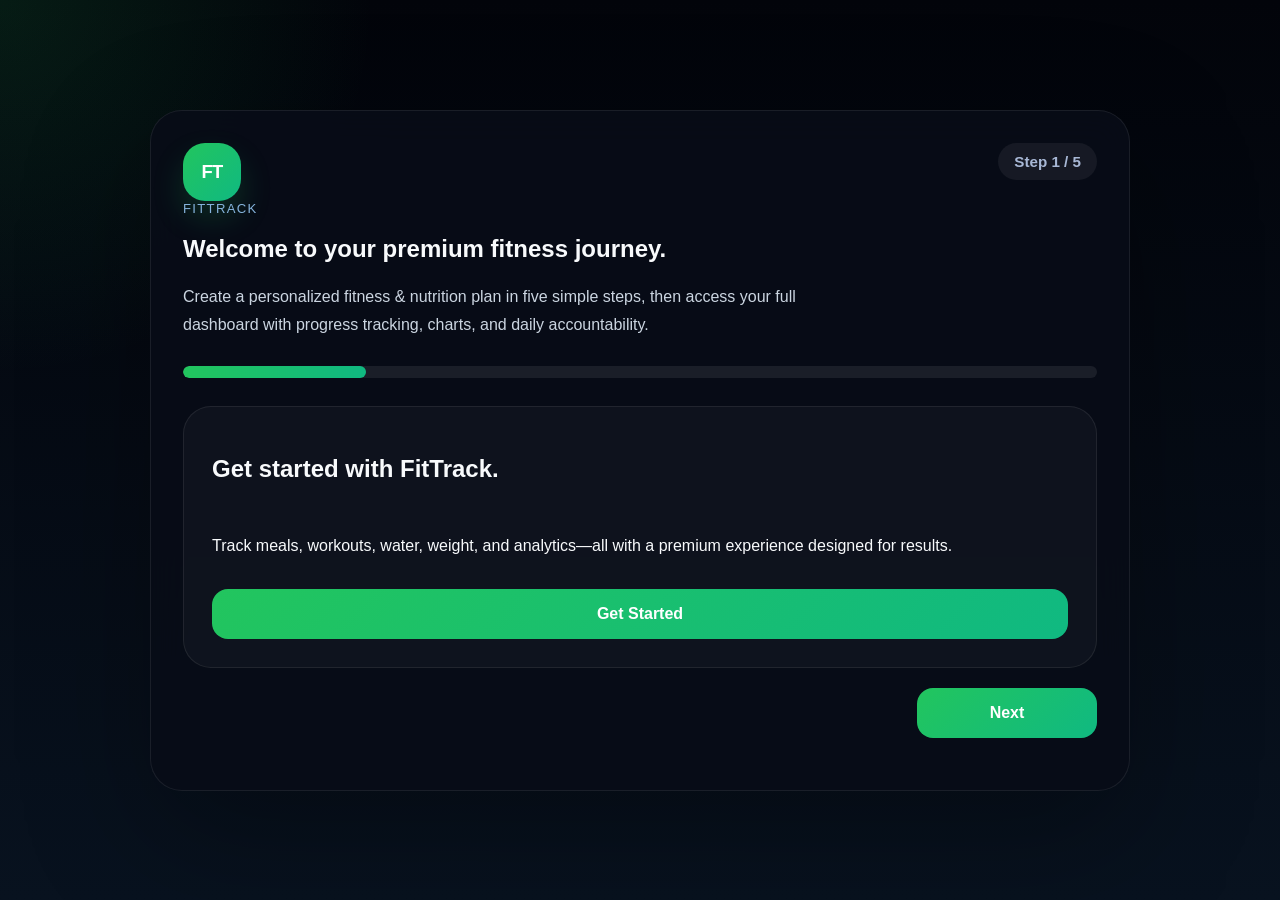
<file: info.index.html>
﻿<!DOCTYPE html>
<html lang="en">
<head>
    <meta charset="UTF-8">
    <meta name="viewport" content="width=device-width, initial-scale=1.0">
    <title>FitTrack Onboarding</title>
    <link rel="stylesheet" href="./tracker.design.css">
</head>
<body class="theme-dark">
    <main class="onboarding-shell">
        <section class="onboarding-card">
            <div class="wizard-header">
                <div>
                    <span class="brand-mark">FT</span>
                    <div>
                        <p class="eyebrow">FitTrack</p>
                        <h1>Welcome to your premium fitness journey.</h1>
                        <p class="header-copy">Create a personalized fitness & nutrition plan in five simple steps, then access your full dashboard with progress tracking, charts, and daily accountability.</p>
                    </div>
                </div>
                <div class="wizard-badge">Step <span id="step-count">1</span> / 5</div>
            </div>

            <div class="wizard-progress-bar" aria-hidden="true">
                <div class="wizard-progress-fill" id="progress-fill"></div>
            </div>

            <form class="onboarding-form" id="onboarding-form" novalidate>
                <section class="onboarding-step active-step" data-step="0">
                    <div class="hero-step">
                        <h2>Get started with FitTrack.</h2>
                        <p>Track meals, workouts, water, weight, and analytics—all with a premium experience designed for results.</p>
                        <button type="button" class="primary-button" id="start-button">Get Started</button>
                    </div>
                </section>

                <section class="onboarding-step hidden-step" data-step="1">
                    <div class="step-title">Personal Information</div>
                    <div class="form-grid">
                        <label>Full name<input type="text" id="name" required placeholder="e.g. Taylor Lee"></label>
                        <label>Age<input type="number" id="age" min="10" max="120" required placeholder="e.g. 29"></label>
                        <label>Gender<select id="gender"><option value="prefer not to say">Prefer not to say</option><option value="male">Male</option><option value="female">Female</option></select></label>
                        <label>Activity level<select id="activity"><option value="sedentary">Sedentary</option><option value="light">Lightly active</option><option value="moderate">Moderately active</option><option value="active">Very active</option><option value="athlete">Athlete</option></select></label>
                    </div>
                    <div class="form-grid">
                        <label>Unit system<select id="unit-system"><option value="metric">Metric</option><option value="imperial">Imperial</option></select></label>
                        <div class="height-group">
                            <label id="height-label">Height (cm)<input type="number" id="height" min="50" placeholder="170"></label>
                            <div class="imperial-height hidden" id="imperial-height-fields">
                                <label>Feet<input type="number" id="height-ft" min="3" max="7" placeholder="5"></label>
                                <label>Inches<input type="number" id="height-in" min="0" max="11" placeholder="10"></label>
                            </div>
                        </div>
                        <label id="weight-label">Current weight<input type="number" id="weight" min="30" step="0.1" required placeholder="72.5"></label>
                        <label id="goal-weight-label">Goal weight<input type="number" id="goal-weight" min="30" step="0.1" required placeholder="68.0"></label>
                    </div>
                </section>

                <section class="onboarding-step hidden-step" data-step="2">
                    <div class="step-title">Fitness Goals</div>
                    <div class="form-grid">
                        <label>Goal type<select id="goal-type"><option value="lose">Lose weight</option><option value="maintain">Maintain weight</option><option value="gain">Gain weight</option><option value="build">Build muscle</option><option value="improve">Improve fitness</option></select></label>
                        <label>Weekly target<input type="number" id="weekly-goal" min="0" max="5" step="0.1" required placeholder="0.5"></label>
                        <label>Workout days / week<input type="number" id="workout-days" min="1" max="7" required placeholder="4"></label>
                    </div>
                    <div class="goal-summary card-glass">
                        <p class="goal-label">Your goal</p>
                        <strong id="goal-summary-text">Lose weight with 4 workouts per week.</strong>
                    </div>
                </section>

                <section class="onboarding-step hidden-step" data-step="3">
                    <div class="step-title">Nutrition Goals</div>
                    <p class="step-copy">We calculate a premium plan for your goals. You can edit these values before confirming.</p>
                    <div class="nutrition-grid">
                        <label>Daily calories<input type="number" id="nutrition-calories" min="1200" required></label>
                        <label>Protein goal<input type="number" id="nutrition-protein" min="50" required></label>
                        <label>Carbs goal<input type="number" id="nutrition-carbs" min="80" required></label>
                        <label>Fat goal<input type="number" id="nutrition-fats" min="20" required></label>
                        <label>Water goal<input type="number" id="nutrition-water" min="4" required></label>
                    </div>
                    <div class="nutrition-help card-glass">
                        <p>Recommended based on your profile.</p>
                        <ul>
                            <li><strong id="recommend-calories">2200</strong> kcal</li>
                            <li><strong id="recommend-protein">150</strong> g protein</li>
                            <li><strong id="recommend-carbs">275</strong> g carbs</li>
                            <li><strong id="recommend-fats">75</strong> g fats</li>
                        </ul>
                    </div>
                </section>

                <section class="onboarding-step hidden-step" data-step="4">
                    <div class="step-title">Confirm your setup</div>
                    <div class="summary-grid">
                        <article class="summary-card">
                            <p class="summary-label">Personal information</p>
                            <ul>
                                <li><strong id="summary-name"></strong></li>
                                <li><strong id="summary-age"></strong></li>
                                <li><strong id="summary-gender"></strong></li>
                                <li><strong id="summary-height"></strong></li>
                                <li><strong id="summary-weight"></strong></li>
                            </ul>
                        </article>
                        <article class="summary-card">
                            <p class="summary-label">Goals</p>
                            <ul>
                                <li><strong id="summary-target"></strong></li>
                                <li><strong id="summary-calories"></strong></li>
                                <li><strong id="summary-protein"></strong></li>
                                <li><strong id="summary-carbs"></strong></li>
                                <li><strong id="summary-fats"></strong></li>
                                <li><strong id="summary-water"></strong></li>
                            </ul>
                        </article>
                    </div>
                </section>

                <div class="button-row onboarding-actions">
                    <button type="button" class="secondary-button" id="back-button">Back</button>
                    <button type="button" class="primary-button" id="next-button">Next</button>
                </div>
                <p id="wizard-status" class="status-message" aria-live="polite"></p>
            </form>
        </section>
    </main>

<script src="./dashboard-ui.js"></script>
<script type="module" src="./app.js"></script>

</body>
</html>
</file>
<file: tracker.design.css>
/* Global theme and layout */
:root {
    color-scheme: dark;
    font-family: 'Inter', 'Segoe UI', Arial, sans-serif;
    background: #070b14;
    color: #edf2f7;
}

* {
    box-sizing: border-box;
}

html, body {
    margin: 0;
    min-height: 100%;
    width: 100%;
}

body {
    background: radial-gradient(circle at top left, rgba(34, 197, 94, 0.16), transparent 26%),
                linear-gradient(180deg, #02040a 0%, #08121f 100%);
    color: #f8fafc;
}

button, input, select, textarea {
    font: inherit;
}

button {
    cursor: pointer;
}

.onboarding-shell {
    min-height: 100vh;
    display: flex;
    align-items: center;
    justify-content: center;
    padding: 24px;
    background: radial-gradient(circle at top left, rgba(34, 197, 94, 0.12), transparent 24%),
                linear-gradient(180deg, #02040a 0%, #08121f 100%);
}

.onboarding-card {
    width: min(980px, 100%);
    background: rgba(8, 12, 23, 0.92);
    border: 1px solid rgba(255,255,255,0.08);
    border-radius: 32px;
    padding: 32px;
    box-shadow: 0 40px 130px rgba(0,0,0,0.32);
    backdrop-filter: blur(18px);
}

.wizard-header {
    display: flex;
    justify-content: space-between;
    gap: 24px;
    align-items: flex-start;
    margin-bottom: 28px;
}

.wizard-header .brand-mark {
    width: 58px;
    height: 58px;
    border-radius: 22px;
    font-size: 1.15rem;
    letter-spacing: -0.04em;
}

.wizard-badge {
    padding: 10px 16px;
    background: rgba(255,255,255,0.06);
    border-radius: 999px;
    color: #a8b8d6;
    font-size: 0.95rem;
    font-weight: 600;
}

.wizard-progress-bar {
    width: 100%;
    height: 12px;
    background: rgba(255,255,255,0.08);
    border-radius: 999px;
    overflow: hidden;
    margin-bottom: 28px;
}

.wizard-progress-fill {
    width: 0;
    height: 100%;
    border-radius: inherit;
    background: linear-gradient(90deg, #22c55e 0%, #10b981 100%);
    transition: width 0.35s ease;
}

.onboarding-form {
    display: grid;
    gap: 20px;
}

.onboarding-step {
    display: grid;
    gap: 22px;
}

.hidden-step {
    display: none !important;
}

.hero-step {
    display: grid;
    gap: 18px;
    padding: 28px;
    background: rgba(255,255,255,0.03);
    border: 1px solid rgba(255,255,255,0.08);
    border-radius: 28px;
}

.step-title {
    margin: 0;
    color: #eef2ff;
    font-size: 1.4rem;
    font-weight: 700;
}

.step-copy,
.status-message {
    margin: 0;
    color: #9fb3d0;
    line-height: 1.75;
}

.form-grid,
.nutrition-grid,
.summary-grid {
    display: grid;
    gap: 18px;
    grid-template-columns: repeat(2, minmax(0, 1fr));
}

.form-grid label,
.nutrition-grid label {
    display: grid;
    gap: 10px;
    font-size: 0.95rem;
    color: #d5d7e0;
}

.form-grid input,
.nutrition-grid input,
.form-grid select,
.nutrition-grid select {
    width: 100%;
    min-height: 50px;
    padding: 14px 16px;
    border-radius: 18px;
    border: 1px solid rgba(255,255,255,0.12);
    background: rgba(255,255,255,0.04);
    color: #f8fafc;
}

.card-glass {
    background: rgba(255,255,255,0.04);
    border: 1px solid rgba(255,255,255,0.08);
    border-radius: 24px;
    padding: 20px;
}

.goal-summary,
.nutrition-help,
.summary-card {
    grid-column: span 2;
}

.goal-label,
.summary-label {
    margin: 0 0 8px;
    color: #8eb2d4;
    font-size: 0.82rem;
    text-transform: uppercase;
    letter-spacing: 0.12em;
}

.goal-summary strong,
.summary-card strong {
    display: block;
    font-size: 1.05rem;
    color: #f8fafc;
}

.nutrition-help ul {
    margin: 14px 0 0;
    padding: 0;
    list-style: none;
    display: grid;
    gap: 12px;
}

.nutrition-help li {
    color: #ccd6ee;
    font-size: 0.95rem;
}

.summary-card {
    padding: 22px;
}

.summary-card ul {
    margin: 12px 0 0;
    padding: 0;
    list-style: none;
    display: grid;
    gap: 10px;
    color: #cbd5e1;
}

.summary-card li {
    font-size: 0.95rem;
}

.button-row {
    display: flex;
    justify-content: space-between;
    gap: 16px;
    flex-wrap: wrap;
}

button.primary-button,
button.secondary-button {
    min-width: 180px;
    border: none;
    border-radius: 16px;
    padding: 16px 22px;
    font-weight: 700;
}

button.primary-button {
    background: linear-gradient(135deg, #22c55e, #10b981);
    color: #fff;
}

button.secondary-button {
    background: rgba(255,255,255,0.06);
    color: #dbeafe;
}

@media (max-width: 900px) {
    .wizard-header,
    .form-grid,
    .nutrition-grid,
    .summary-grid {
        grid-template-columns: 1fr;
    }
}

@media (max-width: 640px) {
    .onboarding-card {
        padding: 22px;
    }

    .button-row {
        flex-direction: column-reverse;
    }
}

.app-frame {
    display: grid;
    grid-template-columns: 280px minmax(0, 1fr);
    min-height: 100vh;
}

.app-sidebar {
    padding: 28px 24px;
    background: rgba(8, 12, 23, 0.98);
    border-right: 1px solid rgba(255, 255, 255, 0.05);
    display: flex;
    flex-direction: column;
    gap: 30px;
}

.brand-panel {
    display: flex;
    align-items: center;
    gap: 16px;
}

.brand-mark {
    width: 50px;
    height: 50px;
    border-radius: 18px;
    display: grid;
    place-items: center;
    color: #fff;
    font-weight: 800;
    background: linear-gradient(135deg, #22c55e 0%, #10b981 100%);
    box-shadow: 0 16px 32px rgba(34, 197, 94, 0.18);
}

.brand-name {
    margin: 0;
    font-weight: 700;
    font-size: 1.05rem;
}

.brand-subtitle {
    margin: 2px 0 0;
    color: #94a3b8;
    font-size: 0.92rem;
}

.sidebar-nav {
    display: grid;
    gap: 10px;
}

.nav-item {
    width: 100%;
    border: none;
    background: transparent;
    border-radius: 18px;
    color: #cbd5e1;
    text-align: left;
    padding: 16px 18px;
    font-size: 0.98rem;
    transition: background 0.24s ease, color 0.24s ease;
}

.nav-item:hover,
.nav-item.active {
    background: rgba(34, 197, 94, 0.14);
    color: #fff;
}

.sidebar-widget,
.sidebar-footer {
    background: rgba(255, 255, 255, 0.03);
    border: 1px solid rgba(255, 255, 255, 0.07);
    border-radius: 28px;
    padding: 22px;
}

.widget-title,
.sidebar-footer p {
    margin: 0 0 14px;
    color: #94a3b8;
    font-size: 0.75rem;
    text-transform: uppercase;
    letter-spacing: 0.1em;
}

.progress-summary {
    display: flex;
    justify-content: space-between;
    gap: 12px;
    align-items: center;
    margin-bottom: 12px;
    color: #e2e8f0;
    font-size: 0.95rem;
}

.progress-summary strong,
.sidebar-footer span {
    font-weight: 700;
    color: #fff;
}

.progress-bar.widget-bar,
.progress-bar {
    width: 100%;
    height: 10px;
    border-radius: 999px;
    background: rgba(255, 255, 255, 0.08);
    overflow: hidden;
}

.progress-bar > div,
.widget-bar > div {
    width: 0;
    height: 100%;
    background: linear-gradient(90deg, #22c55e 0%, #10b981 100%);
    border-radius: inherit;
    transition: width 0.3s ease;
}

.sidebar-footer {
    margin-top: auto;
    text-align: center;
    color: #94a3b8;
}

.sidebar-footer span {
    display: block;
    margin-top: 8px;
    color: #fff;
    font-size: 1rem;
}

.app-content {
    display: flex;
    flex-direction: column;
    gap: 24px;
    padding: 28px 32px;
}

.app-header {
    display: flex;
    justify-content: space-between;
    gap: 24px;
    align-items: flex-start;
}

.eyebrow {
    margin: 0 0 8px;
    color: #86b4de;
    font-size: 0.82rem;
    letter-spacing: 0.1em;
    text-transform: uppercase;
}

.app-header h1 {
    margin: 0 0 10px;
    font-size: clamp(2rem, 2.6vw, 2.8rem);
}

.header-copy {
    margin: 0;
    color: #cbd5e1;
    max-width: 620px;
    line-height: 1.7;
}

.header-actions {
    display: flex;
    flex-wrap: wrap;
    gap: 12px;
    align-items: center;
}

.search-field,
.search-wide {
    display: inline-flex;
    align-items: center;
    gap: 12px;
    width: 100%;
    max-width: 340px;
    padding: 14px 18px;
    border-radius: 18px;
    background: rgba(255, 255, 255, 0.05);
    border: 1px solid rgba(255, 255, 255, 0.08);
    color: #e2e8f0;
}

.search-field input,
.search-wide input {
    width: 100%;
    border: none;
    background: transparent;
    color: #f8fafc;
    outline: none;
    font-size: 1rem;
}

.icon-button,
.profile-button {
    border: none;
    border-radius: 16px;
    padding: 14px 16px;
    min-width: 54px;
    background: rgba(255, 255, 255, 0.06);
    color: #f8fafc;
}

.profile-button {
    font-weight: 700;
}

.page-shell {
    display: grid;
    gap: 24px;
}

.page-card {
    background: rgba(6, 10, 20, 0.90);
    border: 1px solid rgba(255, 255, 255, 0.06);
    border-radius: 32px;
    box-shadow: 0 40px 120px rgba(0, 0, 0, 0.24);
    backdrop-filter: blur(24px);
    padding: 28px;
}

.section-panel.hidden-section {
    display: none;
}

.dashboard-summary-grid,
.dashboard-panels,
.analytics-panels,
.settings-grid {
    display: grid;
    grid-template-columns: repeat(2, minmax(0, 1fr));
    gap: 24px;
}

.card-large,
.stat-card,
.panel-card,
.glass-card,
.workout-summary-card,
.weight-card,
.graph-card {
    border-radius: 28px;
    padding: 24px;
    background: rgba(255, 255, 255, 0.03);
    border: 1px solid rgba(255, 255, 255, 0.06);
}

.card-large {
    grid-column: span 2;
}

.card-header,
.panel-header,
.section-header,
.graph-title {
    display: flex;
    justify-content: space-between;
    align-items: center;
    gap: 16px;
}

.card-header span,
.panel-header p,
.graph-title,
.section-header p {
    margin: 0;
    color: #94a3b8;
    font-size: 0.78rem;
    text-transform: uppercase;
    letter-spacing: 0.1em;
}

.card-header strong,
.section-header h2,
.panel-header h2,
.graph-title {
    margin: 6px 0 0;
    color: #fff;
    font-size: 1.35rem;
}

.goal-meter,
.bar-chart,
.weight-trend-chart,
.line-graph,
.bar-graph {
    min-height: 180px;
    border-radius: 24px;
    background: linear-gradient(180deg, rgba(255, 255, 255, 0.03), rgba(255, 255, 255, 0.01));
    border: 1px solid rgba(255, 255, 255, 0.06);
    padding: 20px;
    margin-top: 20px;
}

.panel-card canvas {
    width: 100%;
    height: 260px;
    display: block;
    object-fit: cover;
}

.toast {
    position: fixed;
    bottom: 24px;
    left: 50%;
    transform: translateX(-50%) translateY(20px);
    padding: 16px 22px;
    border-radius: 22px;
    background: rgba(15, 23, 42, 0.95);
    color: #f8fafc;
    box-shadow: 0 24px 48px rgba(0, 0, 0, 0.28);
    z-index: 50;
    opacity: 0;
    pointer-events: none;
    transition: opacity 0.24s ease, transform 0.24s ease;
}

.toast.show {
    opacity: 1;
    pointer-events: auto;
    transform: translateX(-50%) translateY(0);
}

.hidden {
    display: none !important;
}

.goal-meter-fill {
    width: 78%;
    height: 18px;
    border-radius: 999px;
    background: linear-gradient(90deg, #22c55e 0%, #10b981 100%);
}

.goal-breakdown {
    display: grid;
    grid-template-columns: repeat(2, minmax(0, 1fr));
    gap: 18px;
    margin-top: 24px;
}

.goal-breakdown p,
.macro-pill span,
.progress-stack span,
.panel-note,
.chart-summary span,
.measurement-list span,
.workout-card span,
.list-label {
    color: #94a3b8;
    font-size: 0.92rem;
}

.goal-breakdown strong,
.summary-card strong,
.macro-pill strong,
.chart-summary strong,
.workout-card strong,
.weight-card h2 {
    color: #fff;
    display: block;
    margin-top: 6px;
    font-size: 1.35rem;
}

.macro-row {
    display: grid;
    grid-template-columns: repeat(3, minmax(0, 1fr));
    gap: 16px;
    margin-top: 18px;
}

.macro-pill {
    background: rgba(255, 255, 255, 0.04);
    border: 1px solid rgba(255, 255, 255, 0.06);
    border-radius: 18px;
    padding: 18px;
    display: grid;
    gap: 10px;
}

.water-glasses {
    display: grid;
    grid-template-columns: repeat(8, minmax(0, 1fr));
    gap: 12px;
    margin-top: 18px;
}

.water-glass {
    width: 100%;
    aspect-ratio: 1 / 1.3;
    border-radius: 18px;
    background: rgba(255,255,255,0.05);
    border: 1px solid rgba(255,255,255,0.08);
    position: relative;
    cursor: pointer;
    overflow: hidden;
}

.water-glass::after {
    content: '';
    position: absolute;
    left: 0;
    right: 0;
    bottom: 0;
    height: 0;
    background: linear-gradient(180deg, rgba(34, 197, 94, 0.9), rgba(16, 185, 129, 0.9));
    transition: height 0.25s ease;
}

.water-glass.filled::after {
    height: 100%;
}

.panel-note {
    margin: 16px 0 0;
    color: #9ca3af;
}

.meal-summary-list,
.workout-list,
.measurement-list {
    list-style: none;
    margin: 0;
    padding: 0;
    display: grid;
    gap: 14px;
}

.meal-summary-list li,
.workout-card,
.measurement-list li {
    background: rgba(255, 255, 255, 0.04);
    border: 1px solid rgba(255, 255, 255, 0.06);
    border-radius: 20px;
    padding: 18px;
}

.meal-summary-list li {
    display: flex;
    justify-content: space-between;
    gap: 16px;
}

.meal-summary-list li strong,
.workout-card strong {
    color: #fff;
}

.workout-card {
    display: grid;
    gap: 12px;
}

.workout-card p,
.workout-card span {
    margin: 0;
}

.workout-card .card-row,
.chart-summary,
.measurement-list li {
    display: flex;
    justify-content: space-between;
    gap: 16px;
    align-items: center;
}

.meal-table {
    width: 100%;
    border-collapse: collapse;
    margin-top: 16px;
}

.meal-table th,
.meal-table td {
    padding: 16px 14px;
    text-align: left;
    border-bottom: 1px solid rgba(255,255,255,0.08);
}

.meal-table th {
    color: #94a3b8;
    font-size: 0.82rem;
    text-transform: uppercase;
    letter-spacing: 0.08em;
}

.meal-table td {
    color: #e2e8f0;
    font-size: 0.95rem;
}

.table-action {
    display: inline-flex;
    gap: 8px;
}

.table-action button {
    background: rgba(255,255,255,0.08);
    color: #fff;
    border-radius: 12px;
    padding: 8px 12px;
    border: none;
}

.search-panel {
    display: grid;
    gap: 18px;
}

.search-tags,
.photo-grid {
    display: flex;
    flex-wrap: wrap;
    gap: 10px;
}

.search-tag,
.goal-pill,
.graph-bar,
.metric-pill,
.photo-tile {
    border-radius: 999px;
    padding: 10px 14px;
    background: rgba(255,255,255,0.06);
    color: #cbd5e1;
    font-size: 0.92rem;
    border: 1px solid rgba(255,255,255,0.08);
    cursor: pointer;
}

.food-grid {
    display: grid;
    grid-template-columns: repeat(2, minmax(0, 1fr));
    gap: 18px;
}

.food-card {
    padding: 18px;
    display: grid;
    gap: 14px;
}

.food-card h3 {
    margin: 0;
    font-size: 1rem;
}

.food-card p {
    margin: 0;
    color: #94a3b8;
}

.food-card .food-values {
    display: grid;
    gap: 10px;
}

.food-card .food-values span {
    display: flex;
    justify-content: space-between;
    color: #e2e8f0;
    font-size: 0.92rem;
}

.food-card button {
    width: 100%;
    border: none;
    border-radius: 16px;
    padding: 12px;
    background: linear-gradient(135deg, #22c55e, #10b981);
    color: #fff;
    font-weight: 700;
}

.overflow-card {
    overflow-x: auto;
}

.section-header,
.panel-header {
    display: flex;
    justify-content: space-between;
    gap: 20px;
    align-items: center;
}

.section-header h2,
.panel-header h2 {
    margin: 0;
    font-size: 1.4rem;
}

.section-header p,
.panel-header p {
    margin: 0;
}

.section-header .primary-button,
.panel-header .primary-button {
    min-width: 144px;
}

.settings-row {
    display: grid;
    gap: 10px;
    margin-bottom: 18px;
}

.settings-row label,
.goals-form label {
    display: flex;
    flex-direction: column;
    gap: 10px;
    color: #e2e8f0;
    font-size: 0.95rem;
}

.settings-row input,
.settings-row select,
.goals-form input,
.goals-form select {
    width: 100%;
    border: 1px solid rgba(255,255,255,0.12);
    border-radius: 16px;
    background: rgba(255,255,255,0.05);
    color: #f8fafc;
    padding: 14px 16px;
}

.goals-form {
    display: grid;
    gap: 16px;
}

.bar-chart,
.bar-graph,
.line-graph,
.weight-trend-chart {
    display: grid;
    grid-template-columns: repeat(7, minmax(0, 1fr));
    gap: 12px;
    align-items: end;
}

.graph-bar {
    display: flex;
    align-items: flex-end;
    justify-content: center;
    padding: 10px 8px;
    background: rgba(255,255,255,0.06);
    border-radius: 18px;
    color: #fff;
    position: relative;
}

.graph-bar span {
    position: absolute;
    bottom: -22px;
    font-size: 0.75rem;
    color: #94a3b8;
}

.weight-trend-chart .graph-bar {
    min-height: 20px;
}

.photo-grid {
    grid-template-columns: repeat(3, minmax(0, 1fr));
}

.photo-tile {
    min-height: 140px;
    display: grid;
    place-items: center;
    gap: 10px;
    color: #94a3b8;
    text-align: center;
}

.photo-tile.filled {
    background: linear-gradient(180deg, rgba(34,197,94,0.16), rgba(16,185,129,0.08));
    color: #f8fafc;
}

.mobile-nav {
    display: none;
}

@media (max-width: 1120px) {
    .app-frame {
        grid-template-columns: 1fr;
    }

    .app-sidebar {
        display: none;
    }

    .mobile-nav {
        display: flex;
        position: fixed;
        bottom: 16px;
        left: 50%;
        transform: translateX(-50%);
        gap: 10px;
        padding: 12px;
        background: rgba(6, 10, 20, 0.96);
        border-radius: 28px;
        border: 1px solid rgba(255,255,255,0.08);
        z-index: 20;
    }

    .mobile-item {
        border: none;
        padding: 12px 14px;
        border-radius: 16px;
        background: rgba(255,255,255,0.06);
        color: #cbd5e1;
        cursor: pointer;
    }

    .mobile-item.active {
        background: linear-gradient(135deg, #22c55e, #10b981);
        color: #fff;
    }

    .dashboard-summary-grid,
    .dashboard-panels,
    .analytics-panels,
    .settings-grid {
        grid-template-columns: 1fr;
    }

    .header-actions {
        justify-content: stretch;
    }

    .search-field,
    .search-wide {
        max-width: 100%;
    }
}

@media (max-width: 680px) {
    .app-content {
        padding: 20px 18px 90px;
    }

    .page-card {
        padding: 22px;
    }

    .macro-row,
    .photo-grid {
        grid-template-columns: 1fr;
    }

    .water-glasses {
        grid-template-columns: repeat(4, minmax(0, 1fr));
    }

    .food-grid {
        grid-template-columns: 1fr;
    }

    .bar-chart,
    .bar-graph,
    .line-graph,
    .weight-trend-chart {
        grid-template-columns: repeat(4, minmax(0, 1fr));
    }
}
</file>
